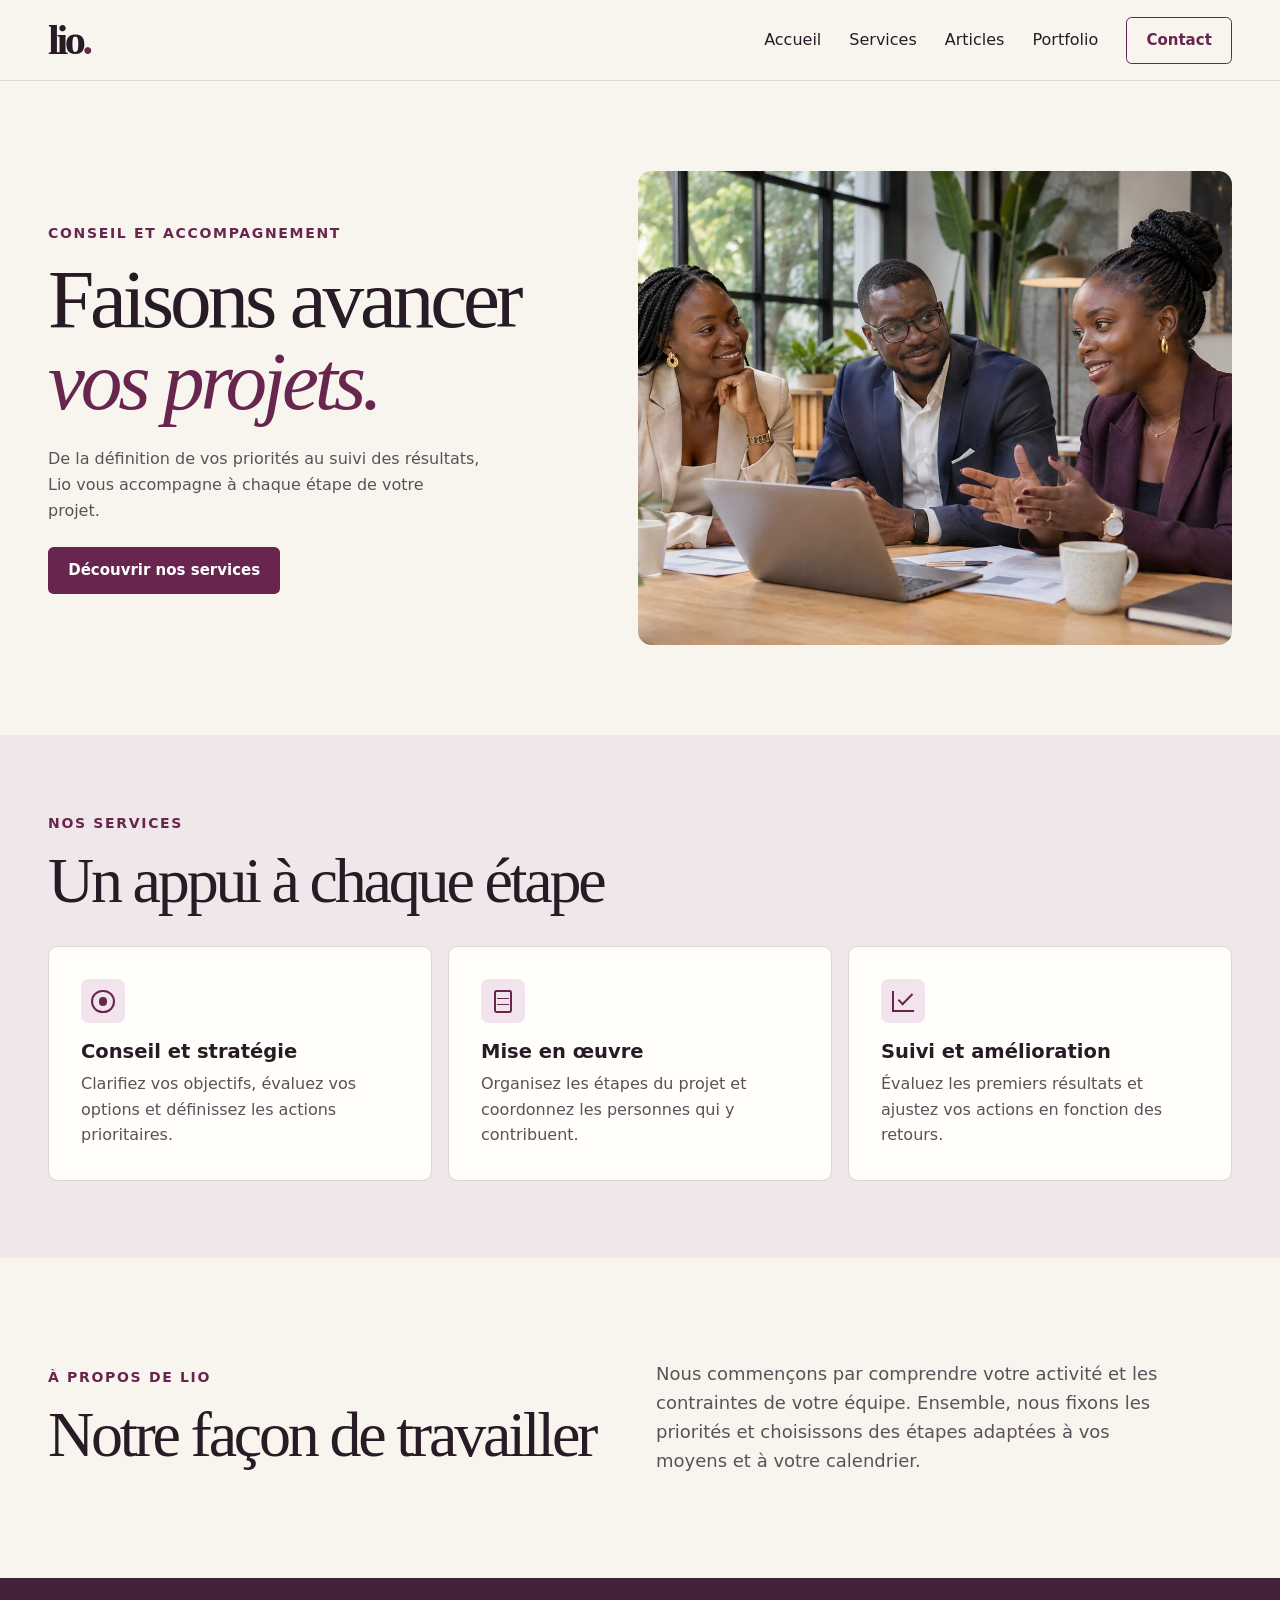
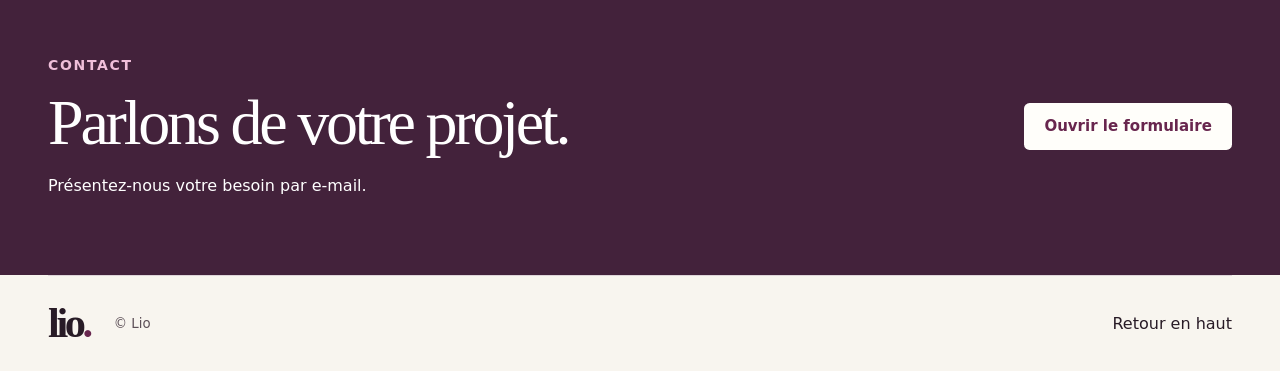
<file: index.html>
<!doctype html>
<html lang="fr">
<head>
  <meta charset="utf-8">
  <meta name="viewport" content="width=device-width, initial-scale=1">
  <meta name="description" content="Découvrez Lio et ses services de conseil, de mise en œuvre et de suivi de projet.">
  <title>Lio | Conseil et accompagnement</title>
  <link rel="stylesheet" href="styles.css">
</head>
<body>
  <a class="skip-link" href="#contenu">Aller au contenu</a>
  <header class="site-header" id="accueil">
    <div class="container header-inner">
      <a class="logo" href="#accueil" aria-label="Lio, accueil">lio<span>.</span></a>
      <nav aria-label="Navigation principale">
        <a href="home.html">Accueil</a>
        <a href="services.html">Services</a>
        <a href="articles.html">Articles</a>
        <a href="portfolio.html">Portfolio</a>
        <a class="button button-outline" href="contact.html">Contact</a>
      </nav>
    </div>
  </header>

  <main id="contenu">
    <section class="container hero" aria-labelledby="titre">
      <div class="hero-copy">
        <p class="eyebrow">Conseil et accompagnement</p>
        <h1 id="titre">Faisons avancer <em>vos projets.</em></h1>
        <p>De la définition de vos priorités au suivi des résultats, Lio vous accompagne à chaque étape de votre projet.</p>
        <a class="button button-primary" href="services.html">Découvrir nos services</a>
      </div>
      <div class="hero-visual" aria-hidden="true"></div>
    </section>

    <section class="services" id="services" aria-labelledby="titre-services">
      <div class="container">
        <p class="eyebrow">Nos services</p>
        <h2 id="titre-services">Un appui à chaque étape</h2>
        <!-- Remplacez ces exemples par les prestations de votre entreprise. -->
        <div class="service-grid">
          <article class="service-card">
            <span class="service-icon icon-strategy" aria-hidden="true"></span>
            <h3>Conseil et stratégie</h3>
            <p>Clarifiez vos objectifs, évaluez vos options et définissez les actions prioritaires.</p>
          </article>
          <article class="service-card">
            <span class="service-icon icon-project" aria-hidden="true"></span>
            <h3>Mise en œuvre</h3>
            <p>Organisez les étapes du projet et coordonnez les personnes qui y contribuent.</p>
          </article>
          <article class="service-card">
            <span class="service-icon icon-follow" aria-hidden="true"></span>
            <h3>Suivi et amélioration</h3>
            <p>Évaluez les premiers résultats et ajustez vos actions en fonction des retours.</p>
          </article>
        </div>
      </div>
    </section>

    <section class="container about" id="entreprise" aria-labelledby="titre-entreprise">
      <div>
        <p class="eyebrow">À propos de Lio</p>
        <h2 id="titre-entreprise">Notre façon de travailler</h2>
      </div>
      <p>Nous commençons par comprendre votre activité et les contraintes de votre équipe. Ensemble, nous fixons les priorités et choisissons des étapes adaptées à vos moyens et à votre calendrier.</p>
    </section>

    <section class="contact" id="contact" aria-labelledby="titre-contact">
      <div class="container contact-inner">
        <div>
          <p class="eyebrow">Contact</p>
          <h2 id="titre-contact">Parlons de votre projet.</h2>
          <p>Présentez-nous votre besoin par e-mail.</p>
        </div>
        <a class="button button-light" href="contact.html">Ouvrir le formulaire</a>
      </div>
    </section>
  </main>

  <footer class="container site-footer">
    <a class="logo" href="#accueil" aria-label="Lio, retour à l’accueil">lio<span>.</span></a>
    <small>© Lio</small>
    <a href="#accueil">Retour en haut</a>
  </footer>
</body>
</html>
</file>
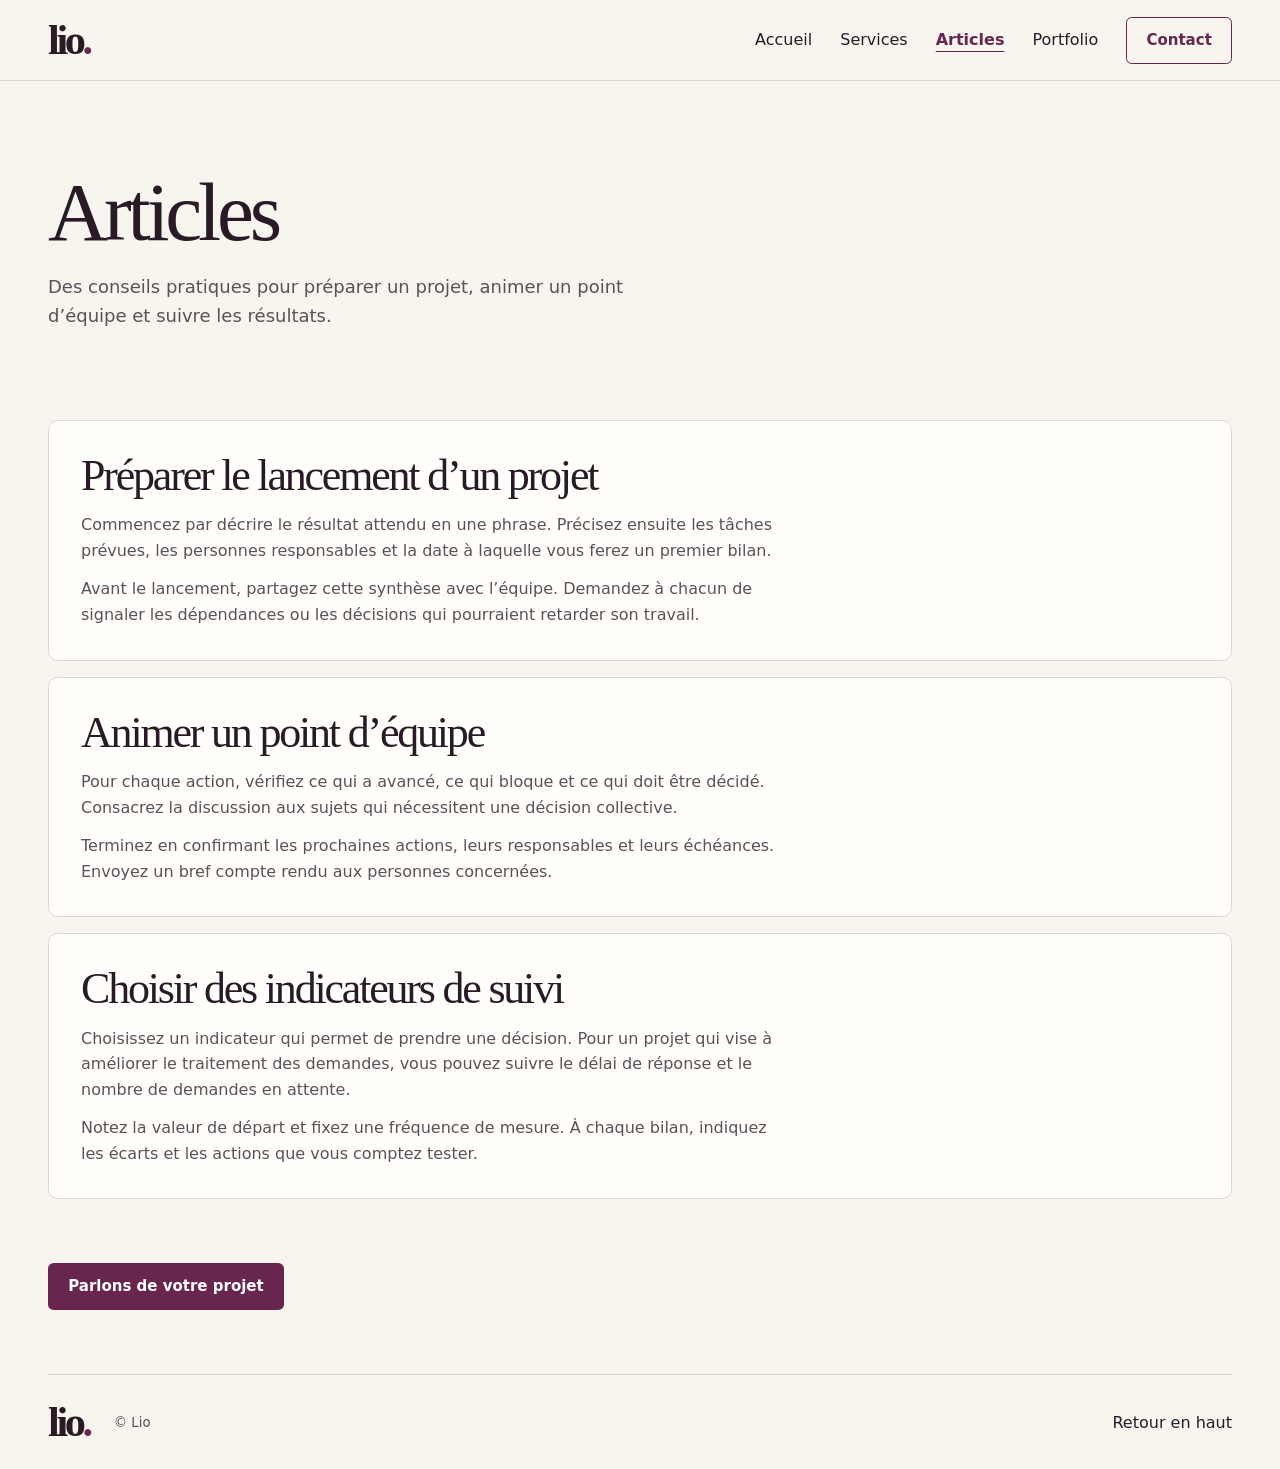
<file: articles.html>
<!doctype html>
<html lang="fr">
<head>
  <meta charset="utf-8">
  <meta name="viewport" content="width=device-width, initial-scale=1">
  <meta name="description" content="Conseils pratiques pour préparer et suivre un projet.">
  <title>Articles | Lio</title>
  <link rel="stylesheet" href="styles.css">
</head>
<body>
  <a class="skip-link" href="#contenu">Aller au contenu</a>
  <header class="site-header" id="accueil">
    <div class="container header-inner">
      <a class="logo" href="index.html" aria-label="Lio, accueil">lio<span>.</span></a>
      <nav aria-label="Navigation principale">
        <a href="home.html">Accueil</a>
        <a href="services.html">Services</a>
        <a href="articles.html" aria-current="page">Articles</a>
        <a href="portfolio.html">Portfolio</a>
        <a class="button button-outline" href="contact.html">Contact</a>
      </nav>
    </div>
  </header>

  <main id="contenu">
    <section class="container page-intro">
      <h1>Articles</h1>
      <p>Des conseils pratiques pour préparer un projet, animer un point d’équipe et suivre les résultats.</p>
    </section>
    <div class="container article-list">
      <article class="service-card">
        <h2>Préparer le lancement d’un projet</h2>
        <p>Commencez par décrire le résultat attendu en une phrase. Précisez ensuite les tâches prévues, les personnes responsables et la date à laquelle vous ferez un premier bilan.</p>
        <p>Avant le lancement, partagez cette synthèse avec l’équipe. Demandez à chacun de signaler les dépendances ou les décisions qui pourraient retarder son travail.</p>
      </article>
      <article class="service-card">
        <h2>Animer un point d’équipe</h2>
        <p>Pour chaque action, vérifiez ce qui a avancé, ce qui bloque et ce qui doit être décidé. Consacrez la discussion aux sujets qui nécessitent une décision collective.</p>
        <p>Terminez en confirmant les prochaines actions, leurs responsables et leurs échéances. Envoyez un bref compte rendu aux personnes concernées.</p>
      </article>
      <article class="service-card">
        <h2>Choisir des indicateurs de suivi</h2>
        <p>Choisissez un indicateur qui permet de prendre une décision. Pour un projet qui vise à améliorer le traitement des demandes, vous pouvez suivre le délai de réponse et le nombre de demandes en attente.</p>
        <p>Notez la valeur de départ et fixez une fréquence de mesure. À chaque bilan, indiquez les écarts et les actions que vous comptez tester.</p>
      </article>
    </div>
    <div class="container page-action">
      <a class="button button-primary" href="contact.html">Parlons de votre projet</a>
    </div>
  </main>

  <footer class="container site-footer">
    <a class="logo" href="index.html" aria-label="Lio, retour à l’accueil">lio<span>.</span></a>
    <small>© Lio</small>
    <a href="#accueil">Retour en haut</a>
  </footer>
</body>
</html>
</file>
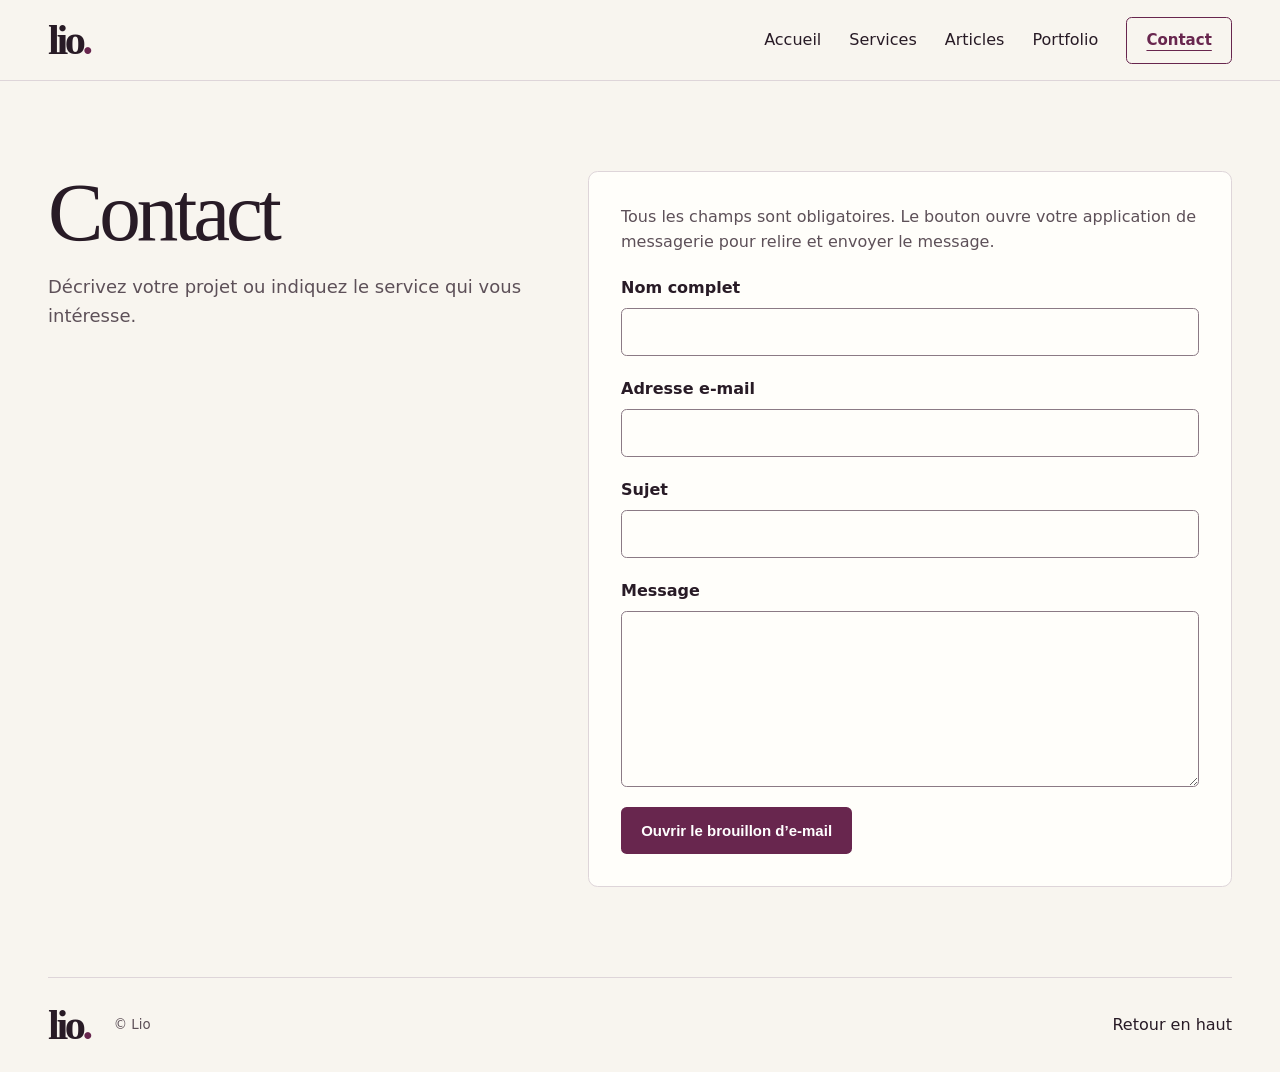
<file: contact.html>
<!doctype html>
<html lang="fr">
<head>
  <meta charset="utf-8">
  <meta name="viewport" content="width=device-width, initial-scale=1">
  <meta name="description" content="Présentez votre projet ou posez une question à Lio.">
  <title>Contact | Lio</title>
  <link rel="stylesheet" href="styles.css">
</head>
<body>
  <a class="skip-link" href="#contenu">Aller au contenu</a>
  <header class="site-header" id="accueil">
    <div class="container header-inner">
      <a class="logo" href="index.html" aria-label="Lio, accueil">lio<span>.</span></a>
      <nav aria-label="Navigation principale">
        <a href="home.html">Accueil</a>
        <a href="services.html">Services</a>
        <a href="articles.html">Articles</a>
        <a href="portfolio.html">Portfolio</a>
        <a class="button button-outline" href="contact.html" aria-current="page">Contact</a>
      </nav>
    </div>
  </header>

  <main id="contenu">
    <section class="container contact-page" aria-labelledby="titre-contact">
      <div class="page-intro">
        <h1 id="titre-contact">Contact</h1>
        <p>Décrivez votre projet ou indiquez le service qui vous intéresse.</p>
      </div>

      <!-- Remplacez l’adresse d’exemple dans l’action du formulaire. -->
      <form class="service-card contact-form" action="mailto:contact@example.com?subject=Demande%20de%20contact%20Lio" method="post" enctype="text/plain" aria-describedby="aide-contact">
        <p id="aide-contact">Tous les champs sont obligatoires. Le bouton ouvre votre application de messagerie pour relire et envoyer le message.</p>
        <div class="form-field">
          <label for="nom">Nom complet</label>
          <input id="nom" name="Nom" autocomplete="name" required>
        </div>
        <div class="form-field">
          <label for="email">Adresse e-mail</label>
          <input type="email" id="email" name="Email" autocomplete="email" required>
        </div>
        <div class="form-field">
          <label for="sujet">Sujet</label>
          <input id="sujet" name="Sujet" required>
        </div>
        <div class="form-field">
          <label for="message">Message</label>
          <textarea id="message" name="Message" rows="6" required></textarea>
        </div>
        <button class="button button-primary" type="submit">Ouvrir le brouillon d’e-mail</button>
      </form>
    </section>
  </main>

  <footer class="container site-footer">
    <a class="logo" href="index.html" aria-label="Lio, retour à l’accueil">lio<span>.</span></a>
    <small>© Lio</small>
    <a href="#accueil">Retour en haut</a>
  </footer>
</body>
</html>
</file>
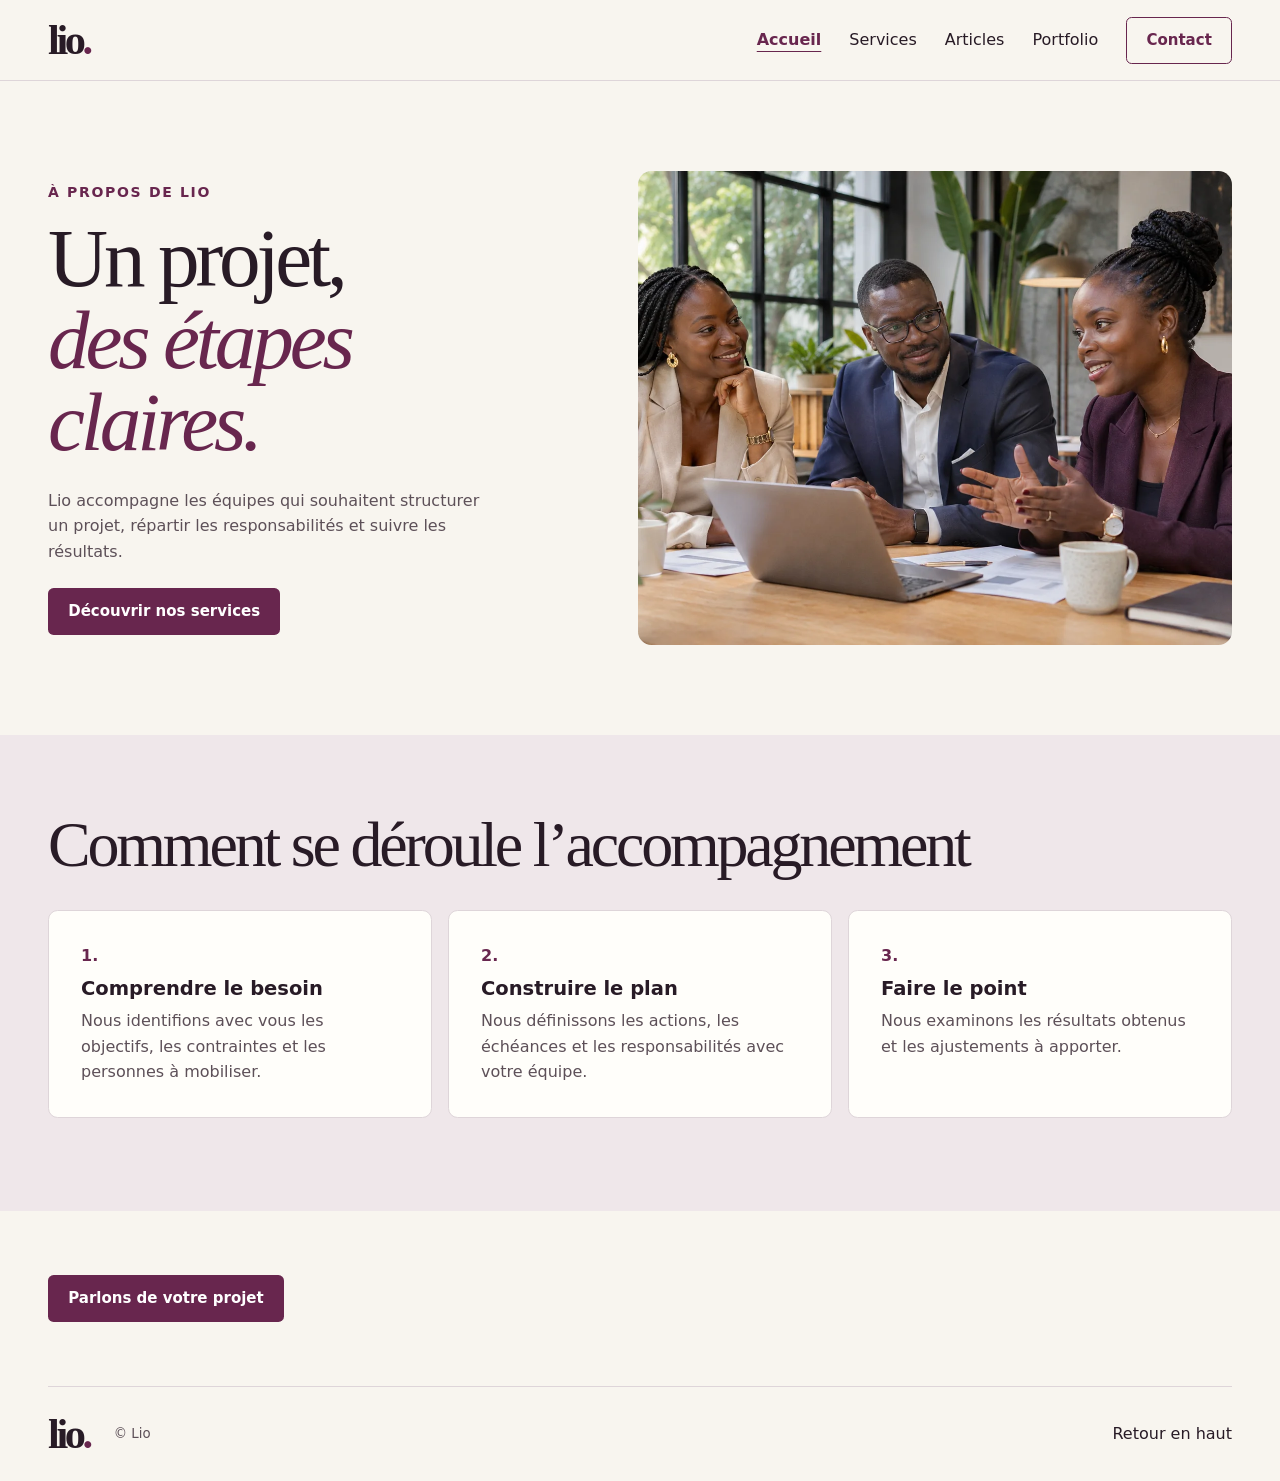
<file: home.html>
<!doctype html>
<html lang="fr">
<head>
  <meta charset="utf-8">
  <meta name="viewport" content="width=device-width, initial-scale=1">
  <meta name="description" content="Découvrez Lio et les étapes de son accompagnement.">
  <title>Accueil | Lio</title>
  <link rel="stylesheet" href="styles.css">
</head>
<body>
  <a class="skip-link" href="#contenu">Aller au contenu</a>
  <header class="site-header" id="accueil">
    <div class="container header-inner">
      <a class="logo" href="index.html" aria-label="Lio, accueil">lio<span>.</span></a>
      <nav aria-label="Navigation principale">
        <a href="home.html" aria-current="page">Accueil</a>
        <a href="services.html">Services</a>
        <a href="articles.html">Articles</a>
        <a href="portfolio.html">Portfolio</a>
        <a class="button button-outline" href="contact.html">Contact</a>
      </nav>
    </div>
  </header>

  <main id="contenu">
    <section class="container hero" aria-labelledby="titre">
      <div class="hero-copy">
        <p class="eyebrow">À propos de Lio</p>
        <h1 id="titre">Un projet, <em>des étapes claires.</em></h1>
        <p>Lio accompagne les équipes qui souhaitent structurer un projet, répartir les responsabilités et suivre les résultats.</p>
        <a class="button button-primary" href="services.html">Découvrir nos services</a>
      </div>
      <div class="hero-visual" aria-hidden="true"></div>
    </section>
    <section class="services" aria-labelledby="methode">
      <div class="container">
        <h2 id="methode">Comment se déroule l’accompagnement</h2>
        <ol class="service-grid steps">
          <li class="service-card"><h3>Comprendre le besoin</h3><p>Nous identifions avec vous les objectifs, les contraintes et les personnes à mobiliser.</p></li>
          <li class="service-card"><h3>Construire le plan</h3><p>Nous définissons les actions, les échéances et les responsabilités avec votre équipe.</p></li>
          <li class="service-card"><h3>Faire le point</h3><p>Nous examinons les résultats obtenus et les ajustements à apporter.</p></li>
        </ol>
      </div>
    </section>
    <div class="container page-action">
      <a class="button button-primary" href="contact.html">Parlons de votre projet</a>
    </div>
  </main>

  <footer class="container site-footer">
    <a class="logo" href="index.html" aria-label="Lio, retour à l’accueil">lio<span>.</span></a>
    <small>© Lio</small>
    <a href="#accueil">Retour en haut</a>
  </footer>
</body>
</html>
</file>
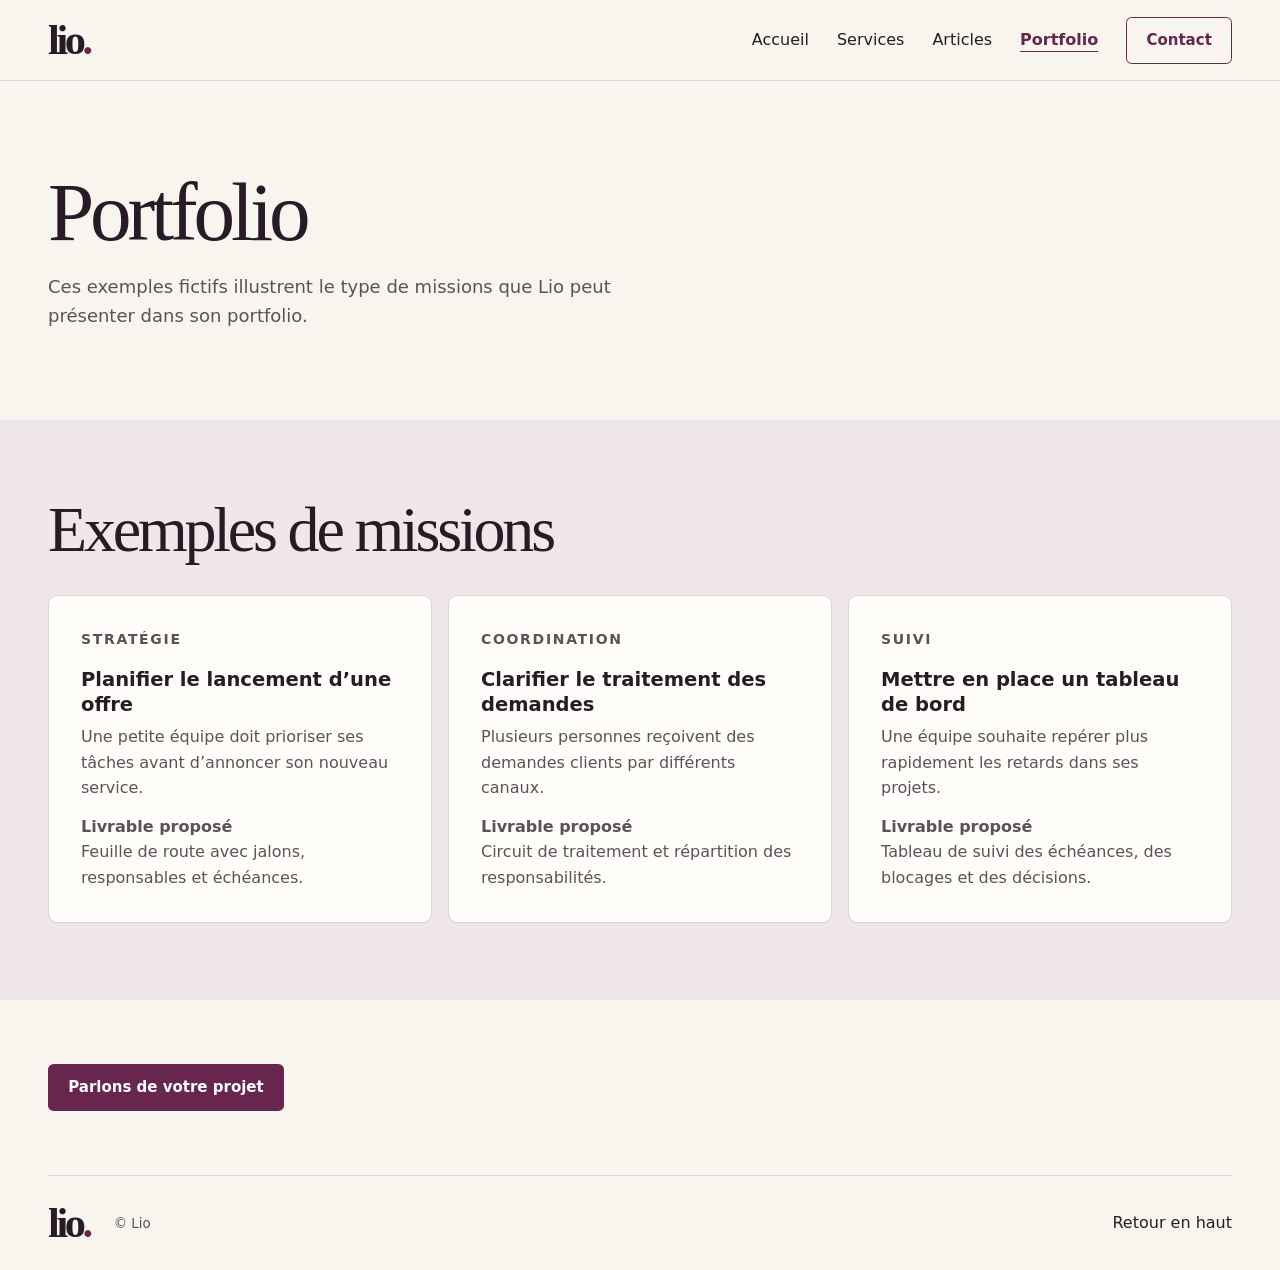
<file: portfolio.html>
<!doctype html>
<html lang="fr">
<head>
  <meta charset="utf-8">
  <meta name="viewport" content="width=device-width, initial-scale=1">
  <meta name="description" content="Exemples de missions de conseil, de coordination et de suivi.">
  <title>Portfolio | Lio</title>
  <link rel="stylesheet" href="styles.css">
</head>
<body>
  <a class="skip-link" href="#contenu">Aller au contenu</a>
  <header class="site-header" id="accueil">
    <div class="container header-inner">
      <a class="logo" href="index.html" aria-label="Lio, accueil">lio<span>.</span></a>
      <nav aria-label="Navigation principale">
        <a href="home.html">Accueil</a>
        <a href="services.html">Services</a>
        <a href="articles.html">Articles</a>
        <a href="portfolio.html" aria-current="page">Portfolio</a>
        <a class="button button-outline" href="contact.html">Contact</a>
      </nav>
    </div>
  </header>

  <main id="contenu">
    <section class="container page-intro">
      <h1>Portfolio</h1>
      <p>Ces exemples fictifs illustrent le type de missions que Lio peut présenter dans son portfolio.</p>
    </section>
    <section class="services" aria-labelledby="missions">
      <div class="container">
        <h2 id="missions">Exemples de missions</h2>
        <div class="service-grid">
          <article class="service-card">
            <p class="eyebrow">Stratégie</p>
            <h3>Planifier le lancement d’une offre</h3>
            <p>Une petite équipe doit prioriser ses tâches avant d’annoncer son nouveau service.</p>
            <p><strong>Livrable proposé</strong><br>Feuille de route avec jalons, responsables et échéances.</p>
          </article>
          <article class="service-card">
            <p class="eyebrow">Coordination</p>
            <h3>Clarifier le traitement des demandes</h3>
            <p>Plusieurs personnes reçoivent des demandes clients par différents canaux.</p>
            <p><strong>Livrable proposé</strong><br>Circuit de traitement et répartition des responsabilités.</p>
          </article>
          <article class="service-card">
            <p class="eyebrow">Suivi</p>
            <h3>Mettre en place un tableau de bord</h3>
            <p>Une équipe souhaite repérer plus rapidement les retards dans ses projets.</p>
            <p><strong>Livrable proposé</strong><br>Tableau de suivi des échéances, des blocages et des décisions.</p>
          </article>
        </div>
      </div>
    </section>
    <div class="container page-action">
      <a class="button button-primary" href="contact.html">Parlons de votre projet</a>
    </div>
  </main>

  <footer class="container site-footer">
    <a class="logo" href="index.html" aria-label="Lio, retour à l’accueil">lio<span>.</span></a>
    <small>© Lio</small>
    <a href="#accueil">Retour en haut</a>
  </footer>
</body>
</html>
</file>
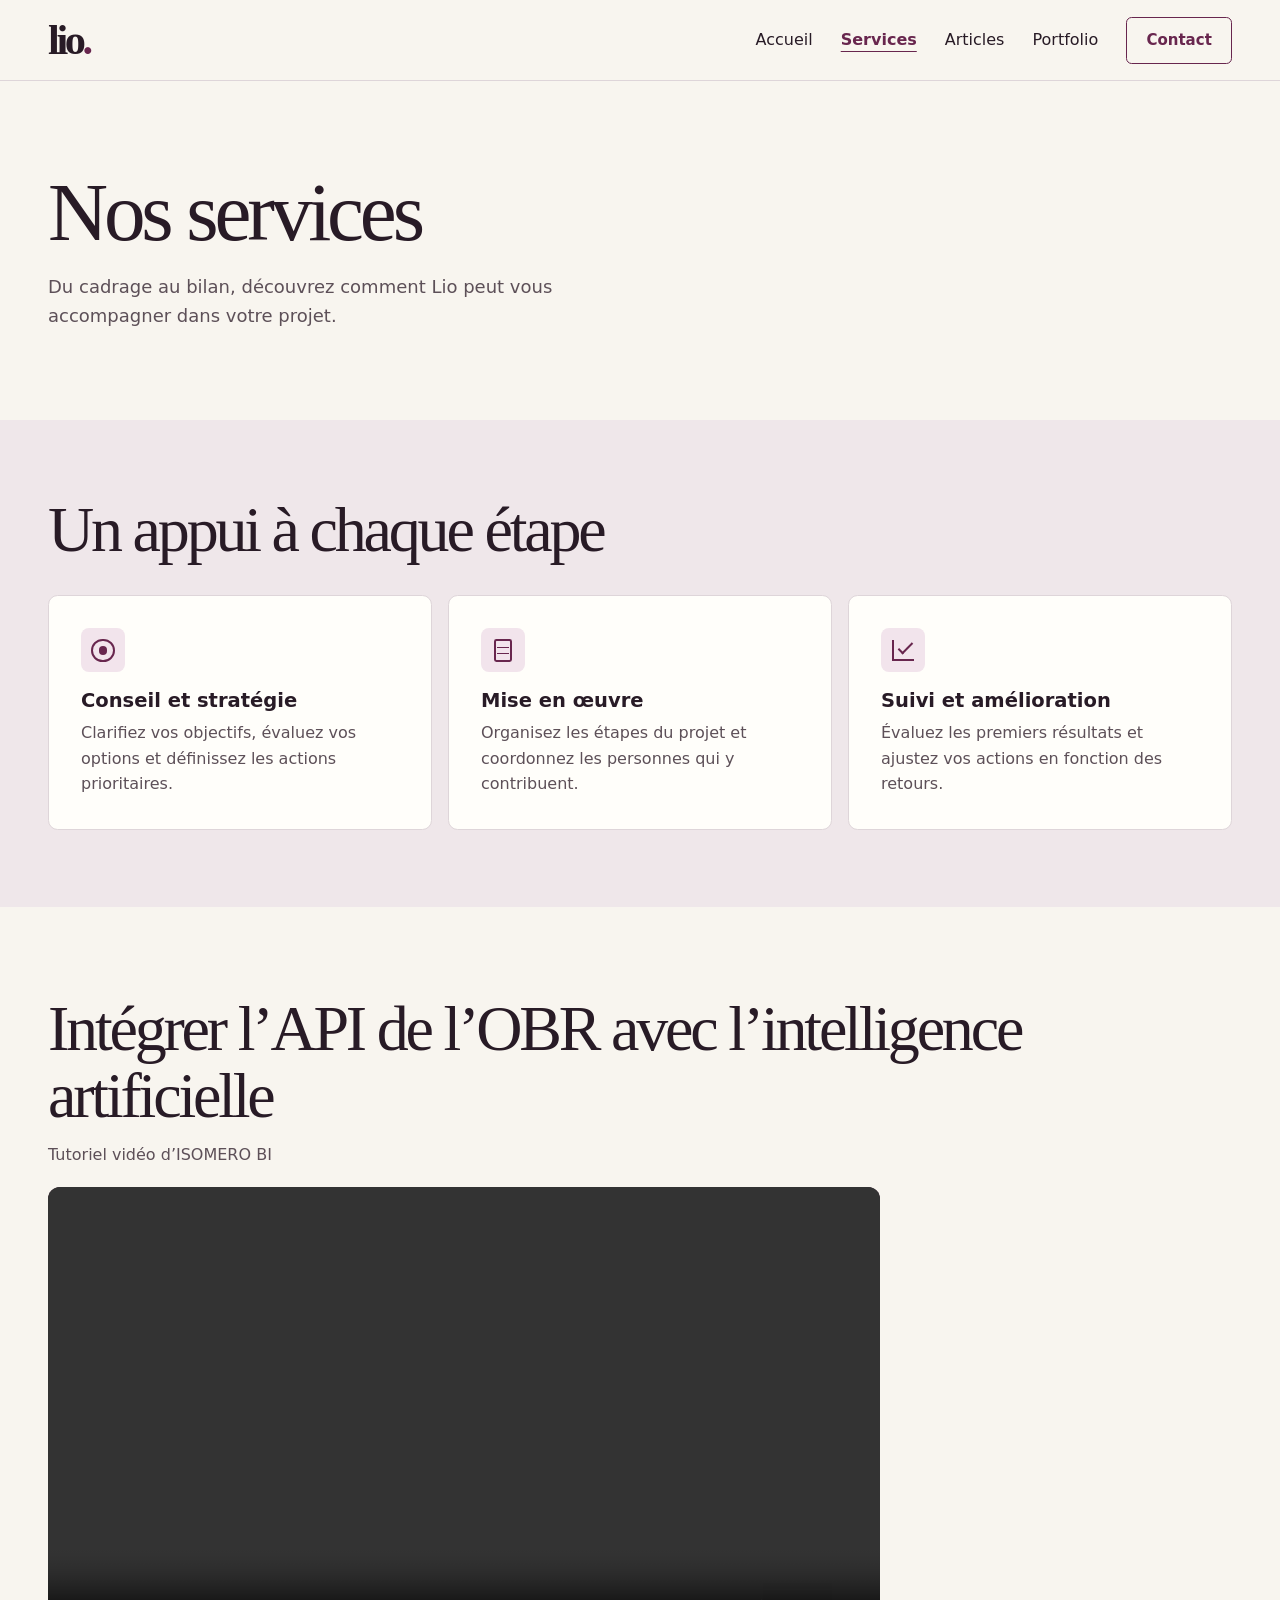
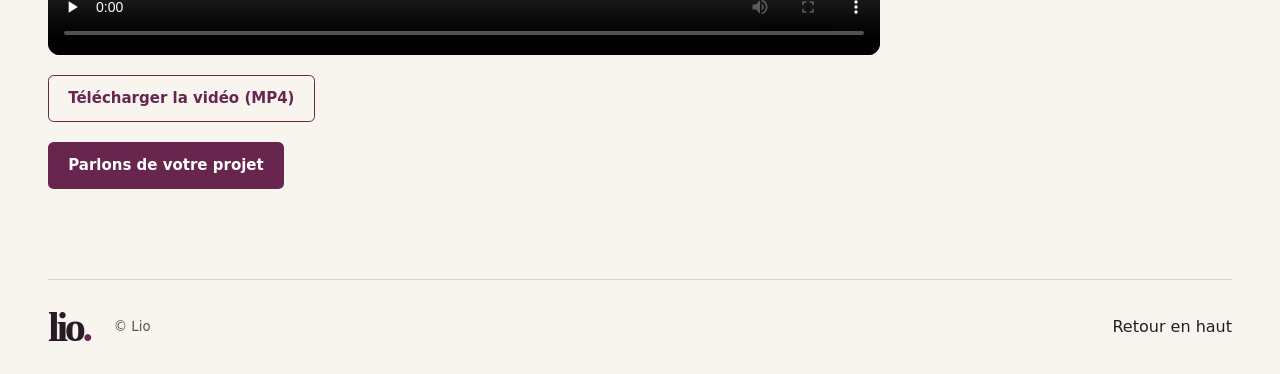
<file: services.html>
<!doctype html>
<html lang="fr">
<head>
  <meta charset="utf-8">
  <meta name="viewport" content="width=device-width, initial-scale=1">
  <meta name="description" content="Découvrez les services de Lio et les étapes de son accompagnement en vidéo.">
  <title>Services | Lio</title>
  <link rel="stylesheet" href="styles.css">
</head>
<body>
  <a class="skip-link" href="#contenu">Aller au contenu</a>
  <header class="site-header" id="accueil">
    <div class="container header-inner">
      <a class="logo" href="index.html" aria-label="Lio, accueil">lio<span>.</span></a>
      <nav aria-label="Navigation principale">
        <a href="home.html">Accueil</a>
        <a href="services.html" aria-current="page">Services</a>
        <a href="articles.html">Articles</a>
        <a href="portfolio.html">Portfolio</a>
        <a class="button button-outline" href="contact.html">Contact</a>
      </nav>
    </div>
  </header>

  <main id="contenu">
    <section class="container page-intro">
      <h1>Nos services</h1>
      <p>Du cadrage au bilan, découvrez comment Lio peut vous accompagner dans votre projet.</p>
    </section>

    <section class="services" id="services" aria-labelledby="titre-services">
      <div class="container">
        <h2 id="titre-services">Un appui à chaque étape</h2>
        <!-- Remplacez ces exemples par les prestations de votre entreprise. -->
        <div class="service-grid">
          <article class="service-card">
            <span class="service-icon icon-strategy" aria-hidden="true"></span>
            <h3>Conseil et stratégie</h3>
            <p>Clarifiez vos objectifs, évaluez vos options et définissez les actions prioritaires.</p>
          </article>
          <article class="service-card">
            <span class="service-icon icon-project" aria-hidden="true"></span>
            <h3>Mise en œuvre</h3>
            <p>Organisez les étapes du projet et coordonnez les personnes qui y contribuent.</p>
          </article>
          <article class="service-card">
            <span class="service-icon icon-follow" aria-hidden="true"></span>
            <h3>Suivi et amélioration</h3>
            <p>Évaluez les premiers résultats et ajustez vos actions en fonction des retours.</p>
          </article>
        </div>
      </div>
    </section>

    <section class="container video-section" aria-labelledby="titre-video">
      <div>
        <h2 id="titre-video">Intégrer l’API de l’OBR avec l’intelligence artificielle</h2>
        <p>Tutoriel vidéo d’ISOMERO BI</p>
      </div>
      <video controls playsinline preload="none" aria-labelledby="titre-video">
        <source src="services.mp4" type="video/mp4">
        Votre navigateur ne peut pas lire cette vidéo.
      </video>
      <a class="button button-outline" href="services.mp4" download>Télécharger la vidéo (MP4)</a>
      <a class="button button-primary" href="contact.html">Parlons de votre projet</a>
    </section>
  </main>

  <footer class="container site-footer">
    <a class="logo" href="index.html" aria-label="Lio, retour à l’accueil">lio<span>.</span></a>
    <small>© Lio</small>
    <a href="#accueil">Retour en haut</a>
  </footer>
</body>
</html>
</file>
<file: styles.css>
:root {
  color-scheme: light;
  --paper: #f8f5ef;
  --surface: #fffefa;
  --ink: #281b26;
  --muted: #5d5058;
  --accent: #68264e;
  --line: #ded5d9;
  --display: Georgia, "Times New Roman", serif;
}

*, *::before, *::after { box-sizing: border-box; }
html { scroll-behavior: smooth; }
body {
  margin: 0;
  background: var(--paper);
  color: var(--ink);
  font: 1rem/1.6 system-ui, sans-serif;
}

h1, h2, h3, p { margin: 0; }
a { color: inherit; }
a:focus-visible {
  outline: 2px solid currentColor;
  outline-offset: 4px;
}
section[id] { scroll-margin-top: 1rem; }
.container { width: min(100% - 3rem, 74rem); margin-inline: auto; }
.skip-link {
  position: fixed;
  z-index: 1;
  inset: 1rem auto auto 1rem;
  padding: .65rem 1rem;
  background: var(--surface);
  transform: translateY(-200%);
}
.skip-link:focus { transform: none; }

.site-header { border-bottom: 1px solid var(--line); }
.header-inner, .site-footer, .contact-inner {
  display: flex;
  align-items: center;
  justify-content: space-between;
  gap: 1.5rem;
}
.header-inner { min-height: 5rem; padding-block: .75rem; }
.logo {
  font: bold 2.65rem/.9 var(--display);
  letter-spacing: -.08em;
  text-decoration: none;
}
.logo span { color: var(--accent); }
nav { display: flex; flex-wrap: wrap; align-items: center; gap: .5rem 1.75rem; }
nav a, .site-footer a { text-decoration: none; }
nav a:hover, .site-footer a:hover { text-decoration: underline; }
.button {
  display: inline-block;
  width: fit-content;
  max-width: 100%;
  padding: .75rem 1.2rem;
  border: 1px solid transparent;
  border-radius: .35rem;
  font-size: .9375rem;
  font-weight: 700;
  line-height: 1.4;
  overflow-wrap: anywhere;
  text-decoration: none;
}
.button:hover { text-decoration: underline; text-underline-offset: .2em; }
.button-outline { border-color: var(--accent); color: var(--accent); }
.button-primary { background: var(--accent); color: white; }
.button-light { background: var(--surface); color: var(--accent); }

.hero {
  display: grid;
  grid-template-columns: .94fr 1.06fr;
  align-items: center;
  gap: clamp(2rem, 5vw, 5rem);
  padding-block: clamp(3rem, 7vw, 6rem);
}
.eyebrow {
  margin-bottom: .85rem;
  color: var(--accent);
  font-size: .875rem;
  font-weight: 750;
  letter-spacing: .12em;
  text-transform: uppercase;
}
h1, h2 { font-family: var(--display); font-weight: 400; letter-spacing: -.05em; }
h1 { font-size: clamp(3rem, 6.5vw, 6.1rem); line-height: .99; }
h1 em { display: block; color: var(--accent); }
h2 { font-size: clamp(2.4rem, 5vw, 4.25rem); line-height: 1.04; }
.hero-copy > p:not(.eyebrow) { max-width: 27rem; margin-block: 1.5rem; color: var(--muted); }
.hero-visual {
  min-width: 0;
  aspect-ratio: 5 / 4;
  border-radius: .85rem;
  background: #d7c0b6 center / cover no-repeat url("accueil.webp");
}

.services { padding-block: clamp(3rem, 6vw, 5.5rem); background: #efe7ea; }
.service-grid {
  display: grid;
  grid-template-columns: repeat(3, minmax(0, 1fr));
  gap: 1rem;
  margin-top: 2rem;
}
.service-card {
  padding: clamp(1.25rem, 3vw, 2rem);
  border: 1px solid var(--line);
  border-radius: .6rem;
  background: var(--surface);
}
.service-card h3 { margin-block: 1rem .4rem; font-size: 1.22rem; line-height: 1.3; }
.service-card p, .about > p { color: var(--muted); }
.service-icon {
  position: relative;
  display: block;
  width: 2.75rem;
  height: 2.75rem;
  border-radius: .5rem;
  background: #f2e4ec;
  color: var(--accent);
}
.service-icon::before, .service-icon::after {
  position: absolute;
  content: "";
}
.icon-strategy::before { inset: .65rem; border: 2px solid; border-radius: 50%; }
.icon-strategy::after { inset: 1.1rem; border-radius: 50%; background: currentColor; }
.icon-project::before { inset: .68rem .8rem; border: 2px solid; border-radius: .15rem; }
.icon-project::after { inset: 1.18rem 1.03rem auto; height: .4rem; border-block: 1px solid; }
.icon-follow::before { inset: .7rem; border: solid; border-width: 0 0 2px 2px; }
.icon-follow::after { inset: .9rem .75rem auto 1.05rem; height: .45rem; border: solid; border-width: 0 0 2px 2px; transform: rotate(-45deg); }

.about {
  display: grid;
  grid-template-columns: 1fr 1fr;
  align-items: center;
  gap: 2rem;
  padding-block: clamp(3rem, 8vw, 7rem);
}
.about > p { max-width: 32rem; font-size: 1.125rem; }
.contact { background: #43223b; color: white; }
.contact-inner { padding-block: clamp(3rem, 6vw, 5.5rem); }
.contact .eyebrow { color: #f0bed9; }
.contact h2 + p { margin-top: 1rem; }
.site-footer { flex-wrap: wrap; padding-block: 1.75rem; }
.site-footer small { margin-right: auto; color: var(--muted); }

@media (max-width: 50rem) {
  .hero, .about { grid-template-columns: 1fr; }
  .hero-visual { aspect-ratio: 3 / 2; }
  .service-grid { grid-template-columns: 1fr; }
}
@media (max-width: 34rem) {
  .container { width: calc(100% - 2rem); }
  .header-inner, .contact-inner { flex-wrap: wrap; }
  nav { gap: .5rem .85rem; font-size: .875rem; }
  nav .button { padding: .5rem .7rem; font-size: inherit; }
}
@media (prefers-reduced-motion: reduce) {
  html { scroll-behavior: auto; }
}

nav [aria-current="page"] {
  color: var(--accent);
  font-weight: 700;
  text-decoration: underline;
  text-underline-offset: .35em;
}

.page-intro {
  padding-block: clamp(3rem, 7vw, 6rem);
}
.page-intro > p {
  max-width: 38rem;
  margin-top: 1.25rem;
  color: var(--muted);
  font-size: 1.125rem;
}

.article-list {
  display: grid;
  gap: 1rem;
}
.article-list h2 {
  margin-bottom: .85rem;
  font-size: clamp(1.75rem, 4vw, 2.75rem);
}
.article-list p { max-width: 70ch; }
.service-card p + p { margin-top: .8rem; }
.steps { padding-left: 0; list-style-position: inside; }
.steps .service-card::marker { color: var(--accent); font-weight: 700; }
.steps h3 { margin-top: .45rem; }
.page-action { padding-block: clamp(2rem, 5vw, 4rem); }
.site-footer { border-top: 1px solid var(--line); }

.contact-page {
  display: grid;
  grid-template-columns: .85fr 1.15fr;
  gap: clamp(1.5rem, 5vw, 5rem);
  align-items: start;
  padding-block: clamp(3rem, 7vw, 6rem);
}
.contact-page .page-intro { padding-block: 0; }
.contact-form, .form-field {
  display: grid;
  gap: .45rem;
}
.contact-form { gap: 1.25rem; }
.form-field label { font-weight: 700; }
.form-field input, .form-field textarea {
  width: 100%;
  padding: .65rem .8rem;
  border: 1px solid #8b7a85;
  border-radius: .35rem;
  background: var(--surface);
  color: var(--ink);
  font: inherit;
}
.form-field textarea { resize: vertical; }
.contact-form .button { cursor: pointer; }
.contact-form :focus-visible, .video-section summary:focus-visible {
  outline: 2px solid var(--accent);
  outline-offset: 3px;
}
.video-section {
  display: grid;
  justify-items: start;
  gap: 1.25rem;
  padding-block: clamp(3rem, 7vw, 6rem);
}
.video-section h2 + p { margin-top: .75rem; color: var(--muted); }
.video-section video {
  display: block;
  width: min(100%, 52rem);
  aspect-ratio: 16 / 9;
  border-radius: .75rem;
  background: #43223b;
}
.video-section summary { cursor: pointer; font-weight: 700; }
@media (max-width: 50rem) {
  .contact-page { grid-template-columns: 1fr; }
}
</file>
